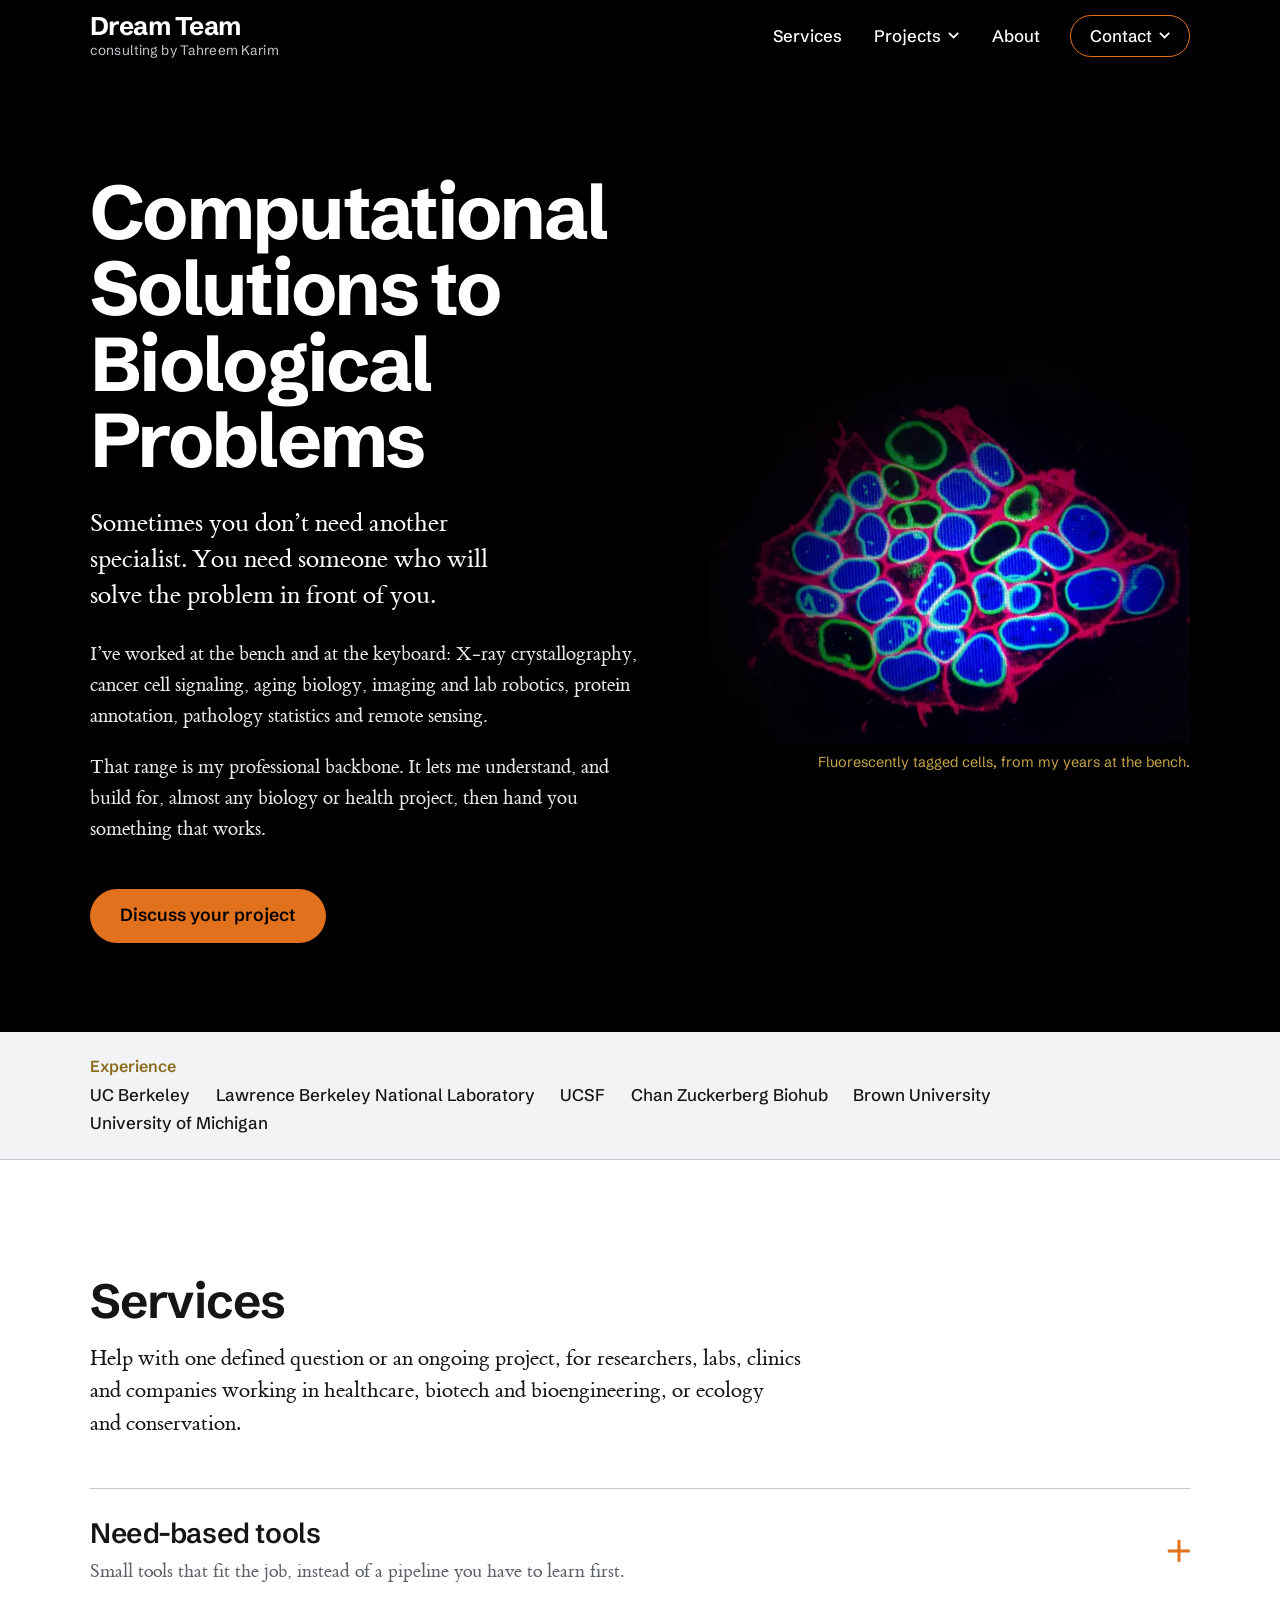
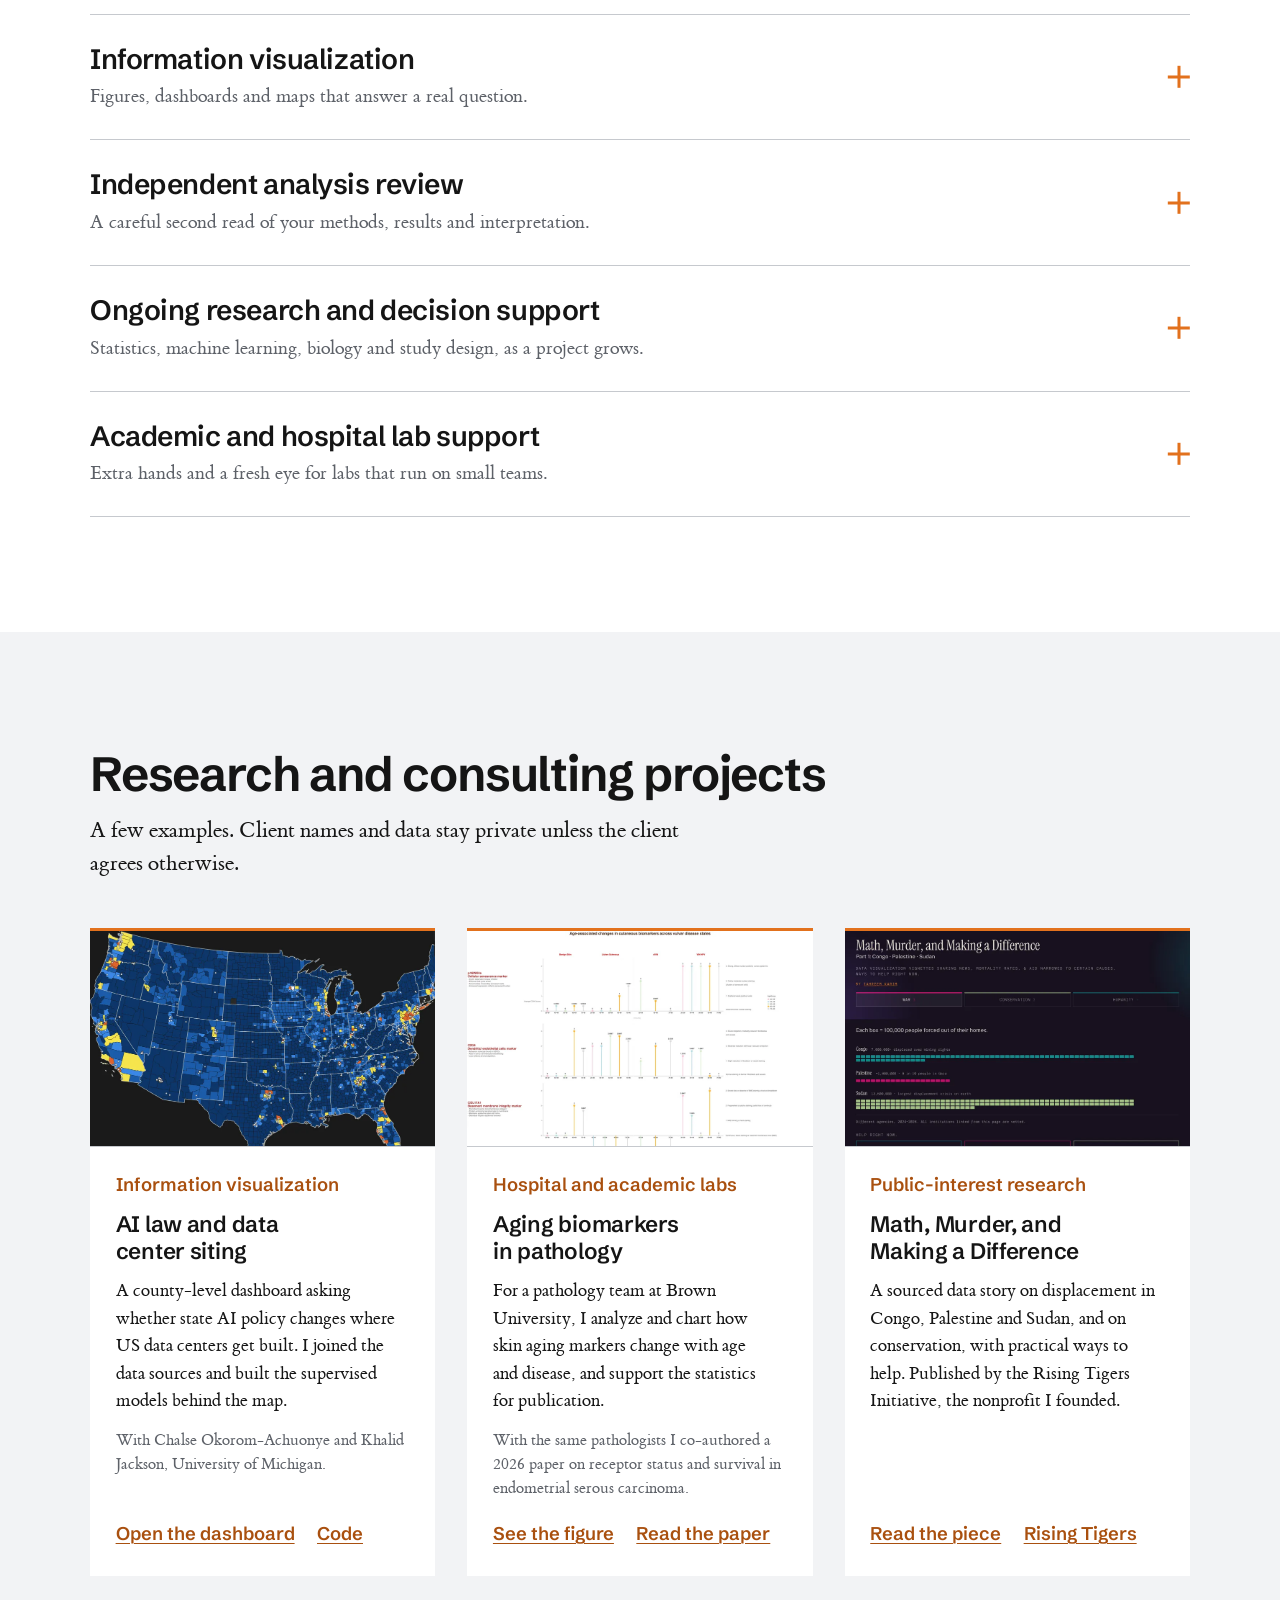
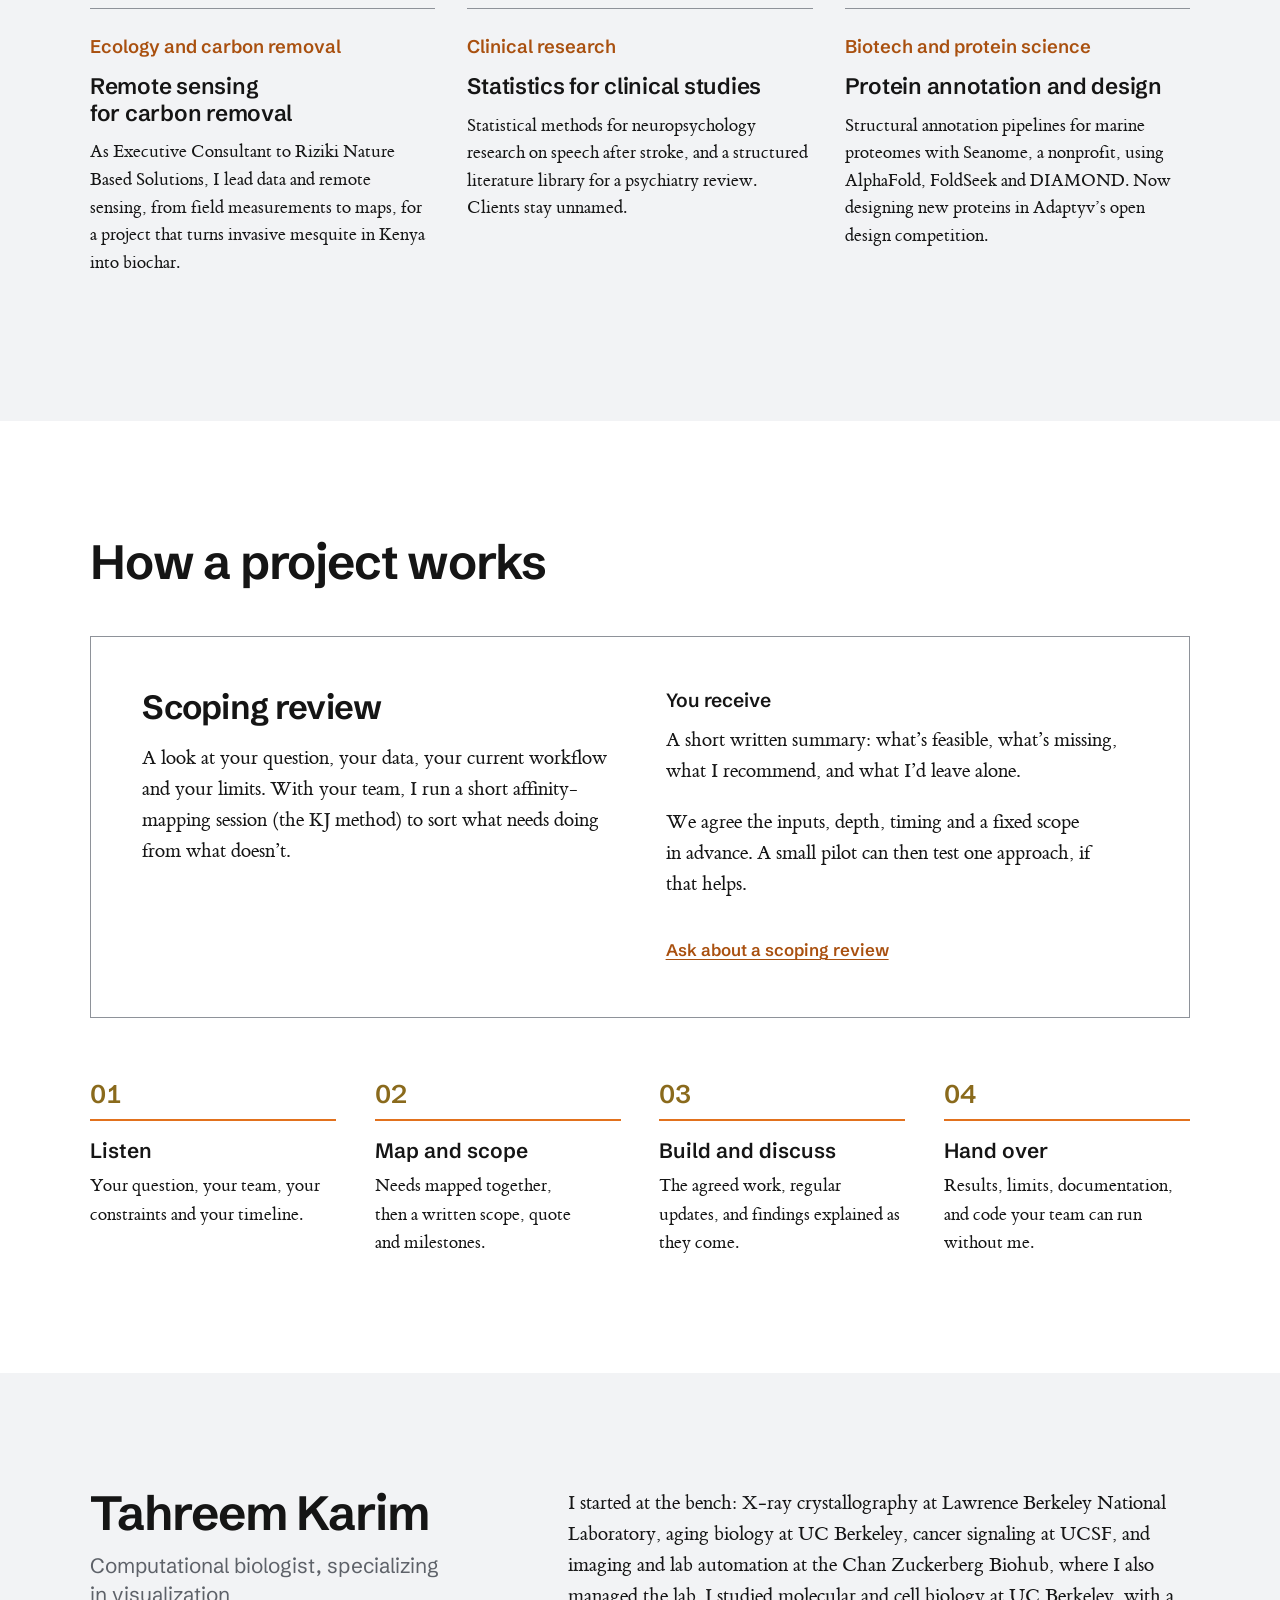
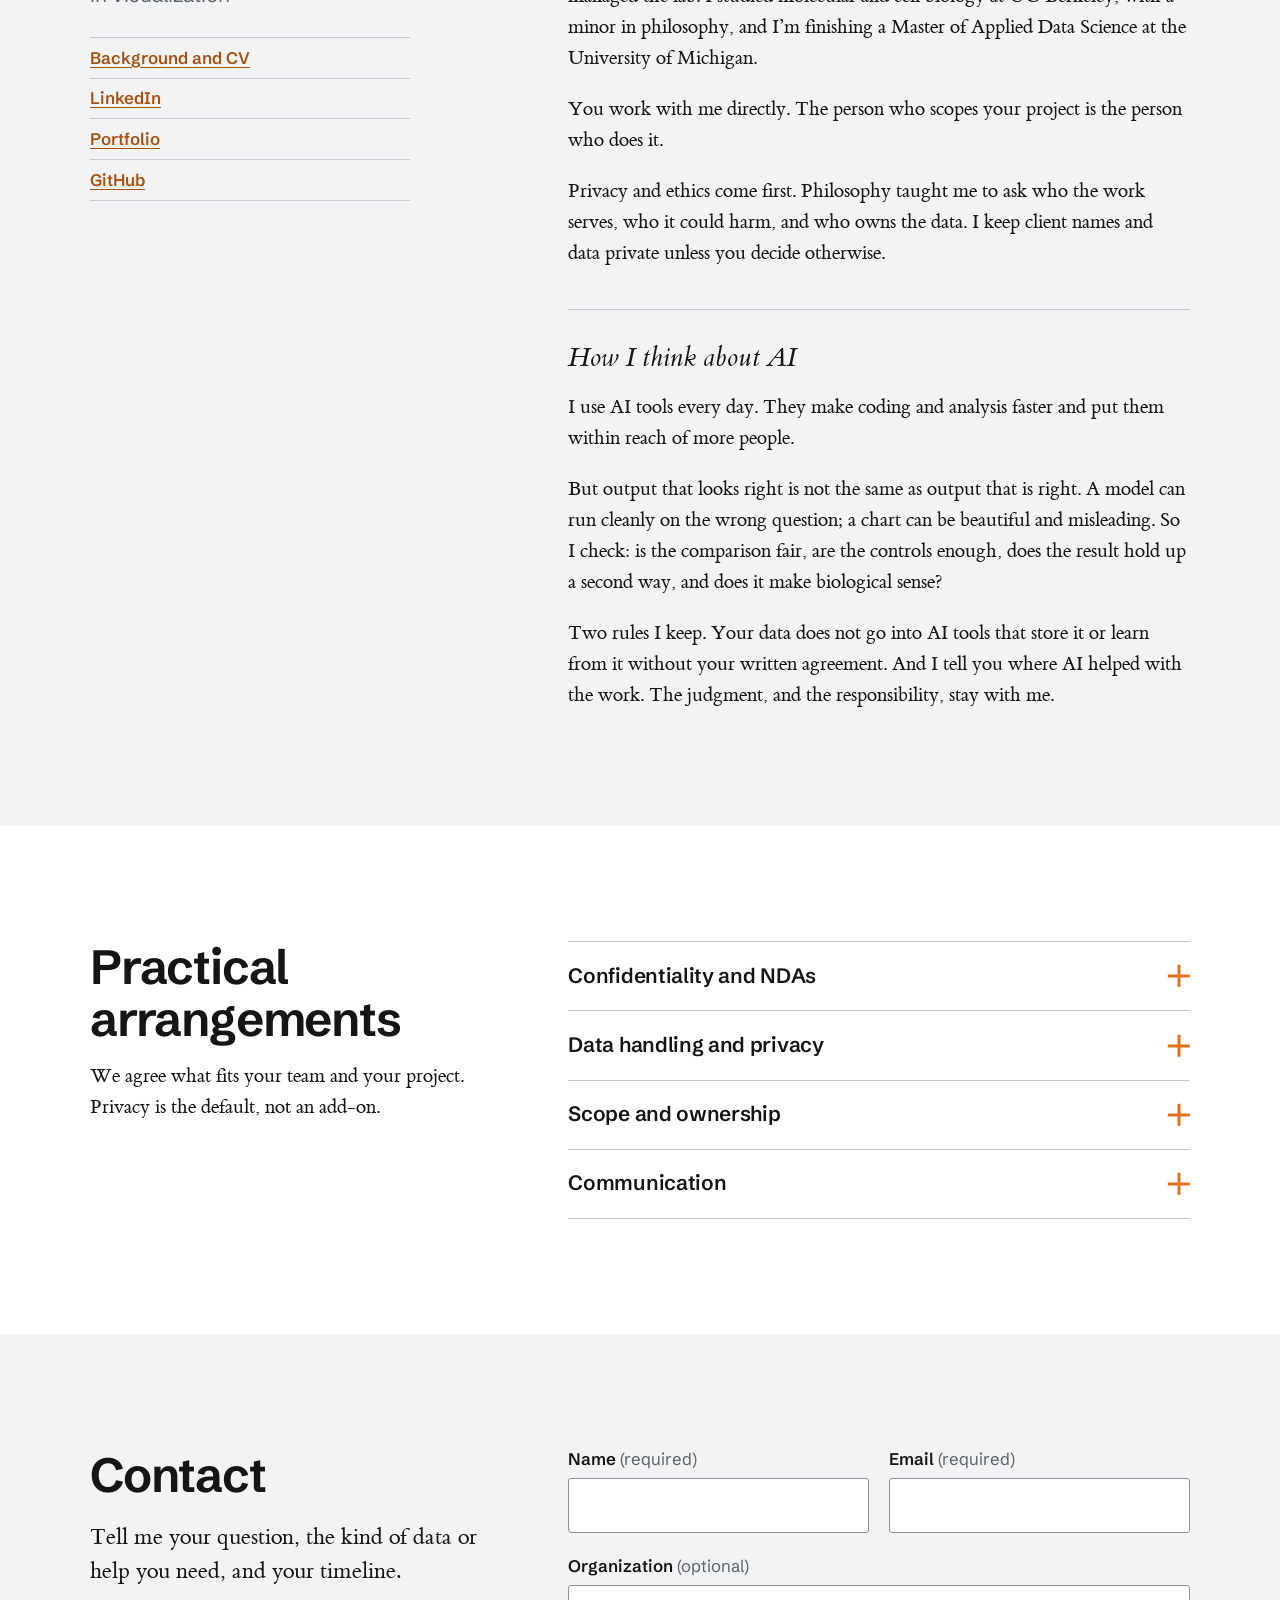
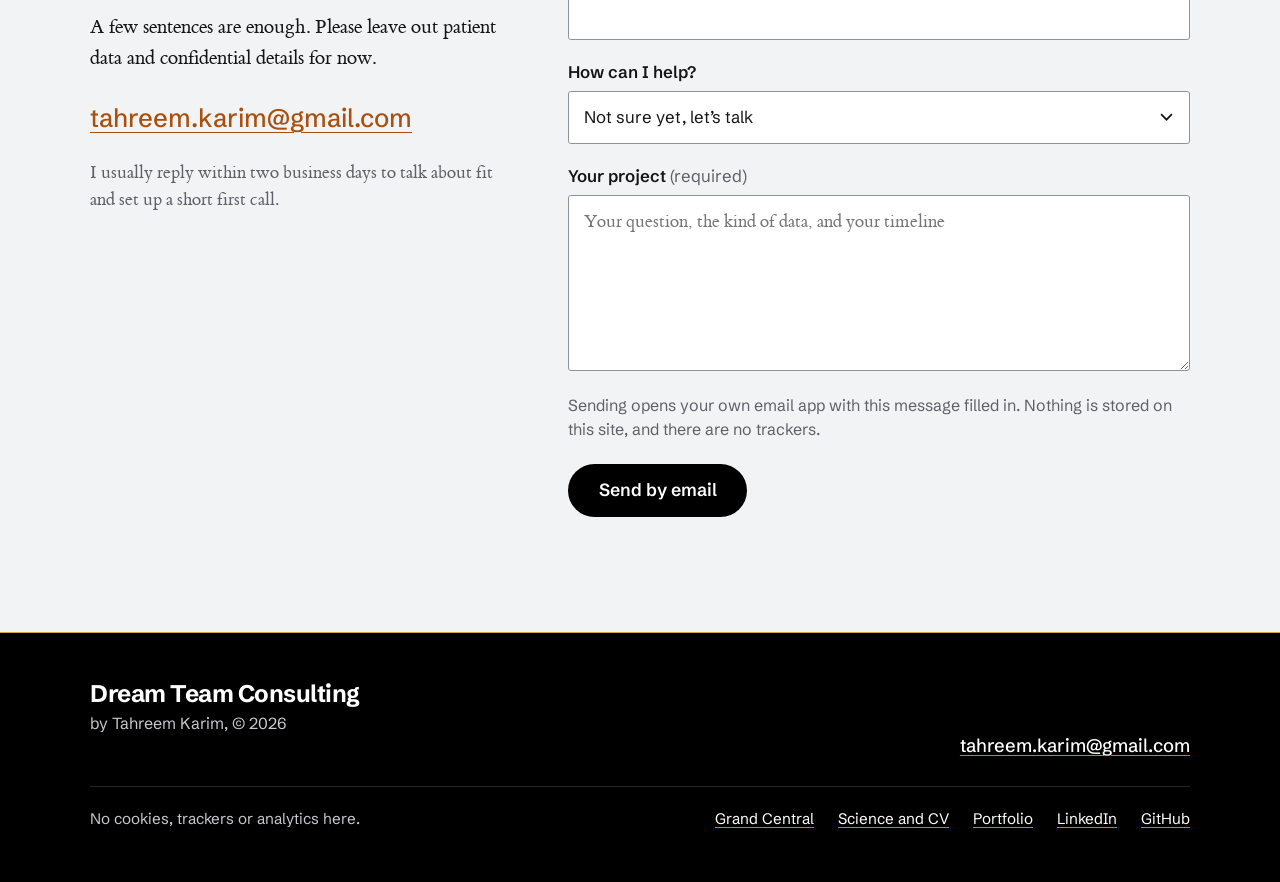
<file: index.html>
<!DOCTYPE html>
<html lang="en">
<head>
<meta charset="utf-8">
<meta name="viewport" content="width=device-width, initial-scale=1">
<title>Dream Team Consulting | Tahreem Karim, computational biologist</title>
<meta name="description" content="Computational solutions to biological problems. Need-based tools, information visualization, analysis review and ongoing research support for healthcare, biotech and conservation teams.">
<link rel="canonical" href="https://consulting.tahreemkarim.xyz/">
<meta name="theme-color" content="#000000">
<meta property="og:type" content="website">
<meta property="og:site_name" content="Dream Team Consulting">
<meta property="og:title" content="Dream Team Consulting: Computational Solutions to Biological Problems">
<meta property="og:description" content="Tahreem Karim, computational biologist. Tools, visualization, analysis review and research support across healthcare, biotech and conservation.">
<meta property="og:url" content="https://consulting.tahreemkarim.xyz/">
<meta property="og:image" content="https://consulting.tahreemkarim.xyz/assets/img/og-card.jpg">
<meta property="og:image:width" content="1200">
<meta property="og:image:height" content="630">
<meta property="og:image:alt" content="Fluorescently tagged cells on black, with the words Computational Solutions to Biological Problems">
<meta name="twitter:card" content="summary_large_image">
<link rel="icon" href="data:image/svg+xml,%3Csvg xmlns='http://www.w3.org/2000/svg' viewBox='0 0 32 32'%3E%3Crect width='32' height='32' rx='7' fill='%23000'/%3E%3Ccircle cx='16' cy='16' r='7' fill='%23e2711d'/%3E%3C/svg%3E">
<link rel="preload" href="/assets/fonts/schibsted-grotesk.woff2" as="font" type="font/woff2" crossorigin>
<link rel="preload" href="/assets/fonts/et-book-roman.woff2" as="font" type="font/woff2" crossorigin>
<link rel="stylesheet" href="/assets/site.css">
<script>document.documentElement.classList.add("js")</script>
<script type="application/ld+json">
{"@context":"https://schema.org","@type":"ProfessionalService","name":"Dream Team Consulting","url":"https://consulting.tahreemkarim.xyz/","description":"Computational solutions to biological problems.","email":"mailto:tahreem.karim@gmail.com","areaServed":"Worldwide","founder":{"@type":"Person","name":"Tahreem Karim","jobTitle":"Computational biologist","url":"https://www.tahreemkarim.xyz/science","sameAs":["https://www.linkedin.com/in/tahreem-karim/","https://github.com/TahreemK13","https://portfolio.tahreemkarim.xyz"]}}
</script>
</head>
<body>
<a class="skip" href="#main">Skip to content</a>

<header class="site-head">
  <div class="wrap head-row">
    <a class="brand" href="/">
      <span class="brand-name">Dream Team</span>
      <span class="brand-by">consulting by Tahreem Karim</span>
    </a>
    <button class="menu-btn" type="button" aria-expanded="false" aria-controls="site-nav">Menu</button>
    <nav id="site-nav" class="site-nav" aria-label="Main">
      <ul class="nav-list">
        <li><a class="nav-link" href="/#services">Services</a></li>
        <li class="dd">
          <button class="dd-btn" type="button" aria-expanded="false" aria-controls="dd-projects">Projects <svg class="chev" viewBox="0 0 12 8" aria-hidden="true"><path d="M1 1l5 5 5-5" fill="none" stroke="currentColor" stroke-width="1.8"/></svg></button>
          <ul class="dd-menu" id="dd-projects">
            <li><a href="/#projects">Consulting projects</a></li>
            <li class="sep" role="separator"></li>
            <li><a href="https://portfolio.tahreemkarim.xyz">Portfolio</a></li>
            <li><a href="https://github.com/TahreemK13">GitHub</a></li>
            <li><a href="https://github.com/dreamteam-tahreemkarim">Dream Team on GitHub</a></li>
            <li class="sep" role="separator"></li>
            <li><a href="https://chalseokorom.github.io/ai-law-datacenter-siting/">Data center siting dashboard</a></li>
            <li><a href="https://tahreemk13.github.io/SynBioHub_parts_visualization/">SynBioHub parts explorer</a></li>
            <li><a href="https://risingtigers.tahreemkarim.xyz">Rising Tigers Initiative</a></li>
            <li><a href="https://risingtigers.tahreemkarim.xyz/activism/">Math, Murder, and Making a Difference</a></li>
            <li><a href="https://garden.tahreemkarim.xyz">Digital garden</a></li>
          </ul>
        </li>
        <li><a class="nav-link" href="https://www.tahreemkarim.xyz/science">About</a></li>
        <li class="dd">
          <button class="dd-btn contact" type="button" aria-expanded="false" aria-controls="dd-contact">Contact <svg class="chev" viewBox="0 0 12 8" aria-hidden="true"><path d="M1 1l5 5 5-5" fill="none" stroke="currentColor" stroke-width="1.8"/></svg></button>
          <ul class="dd-menu right" id="dd-contact">
            <li><a href="/#contact">Send an enquiry</a></li>
            <li><a href="mailto:tahreem.karim@gmail.com">Email me<small>tahreem.karim@gmail.com</small></a></li>
            <li class="sep" role="separator"></li>
            <li><a href="https://www.tahreemkarim.xyz/">Grand Central<small>my home site</small></a></li>
            <li><a href="https://portfolio.tahreemkarim.xyz">Portfolio</a></li>
            <li><a href="https://www.linkedin.com/in/tahreem-karim/">LinkedIn</a></li>
          </ul>
        </li>
      </ul>
    </nav>
  </div>
</header>

<main id="main">

<!-- ============================================================ intro -->
<section class="hero" aria-labelledby="hero-title">
  <div class="wrap hero-grid">
    <div class="hero-text">
      <h1 id="hero-title">Computational Solutions to Biological Problems</h1>
      <p class="lead">Sometimes you don’t need another specialist. You need someone who will solve the problem in front of you.</p>
      <p>I’ve worked at the bench and at the keyboard: X‑ray crystallography, cancer cell signaling, aging biology, imaging and lab robotics, protein annotation, pathology statistics and remote sensing.</p>
      <p>That range is my professional backbone. It lets me understand, and build for, almost any biology or health project, then hand you something that works.</p>
      <a class="btn" href="#contact">Discuss your project</a>
    </div>
    <figure class="hero-fig">
      <img src="/assets/img/cells-1200.webp"
           srcset="/assets/img/cells-720.webp 720w, /assets/img/cells-1200.webp 1200w"
           sizes="(min-width: 861px) 520px, 90vw" width="1200" height="994" fetchpriority="high"
           alt="A tight cluster of cells under fluorescence: nuclei in blue, some ringed in green, cell borders in magenta.">
      <figcaption>Fluorescently tagged cells, from my years at the bench.</figcaption>
    </figure>
  </div>
</section>

<!-- ============================================================ experience banner -->
<section class="credits" aria-labelledby="credits-title">
  <div class="wrap credits-row">
    <h2 class="credits-label" id="credits-title">Experience</h2>
    <ul class="credits-list">
      <li>UC Berkeley</li>
      <li>Lawrence Berkeley National Laboratory</li>
      <li>UCSF</li>
      <li>Chan Zuckerberg Biohub</li>
      <li>Brown University</li>
      <li>University of Michigan</li>
    </ul>
  </div>
</section>

<!-- ============================================================ services -->
<section class="section" id="services" aria-labelledby="services-title">
  <div class="wrap">
    <div class="section-head">
      <h2 id="services-title">Services</h2>
      <p>Help with one defined question or an ongoing project, for researchers, labs, clinics and companies working in healthcare, biotech and bioengineering, or ecology and conservation.</p>
    </div>

    <div class="acc">
      <div class="acc-item">
        <h3 class="acc-head"><button class="acc-btn" type="button" aria-expanded="false" aria-controls="svc-tools" id="svc-tools-btn">
          <span class="acc-title">Need-based tools</span>
          <span class="acc-sum">Small tools that fit the job, instead of a pipeline you have to learn first.</span>
          <span class="acc-icon" aria-hidden="true"></span>
        </button></h3>
        <div class="acc-panel" id="svc-tools" role="region" aria-labelledby="svc-tools-btn"><div class="acc-clip"><div class="acc-body">
          <div class="acc-text">
            <p>Large pipelines take time to adapt and learn. Often a person or a team needs one specific thing done well, and soon.</p>
            <p>So I start by listening. Qualitative methods such as the KJ method (affinity mapping) sort what you need from what you were told you need, and I step in only where it helps. The goal is that you leave with less work than you came with, sometimes after a single meeting.</p>
            <ul class="areas">
              <li>Workflow reviews</li>
              <li>Custom scripts and small apps</li>
              <li>Lab automation</li>
              <li>SOPs and documentation</li>
            </ul>
            <div class="deliver"><h4>Typical deliverables</h4><p>A short map of your needs, a tool sized to the task, and documentation your team can keep up without me.</p></div>
          </div>
        </div></div></div>
      </div>

      <div class="acc-item">
        <h3 class="acc-head"><button class="acc-btn" type="button" aria-expanded="false" aria-controls="svc-visualization" id="svc-visualization-btn">
          <span class="acc-title">Information visualization</span>
          <span class="acc-sum">Figures, dashboards and maps that answer a real question.</span>
          <span class="acc-icon" aria-hidden="true"></span>
        </button></h3>
        <div class="acc-panel" id="svc-visualization" role="region" aria-labelledby="svc-visualization-btn"><div class="acc-clip"><div class="acc-body with-fig">
          <div class="acc-text">
            <p>I design for the people who will read the work: reviewers, clinicians, field teams, funders and executives. In the spirit of Edward Tufte, that means showing the data, cutting the decoration and making comparisons easy to see.</p>
            <ul class="links-list">
              <li><a href="https://chalseokorom.github.io/ai-law-datacenter-siting/">County dashboard: AI law and data center siting</a></li>
              <li><a href="https://github.com/TahreemK13/portfolio/blob/main/Visualizations">Aging biomarkers across vulvar disease states</a></li>
              <li><a href="https://risingtigers.tahreemkarim.xyz/activism/">Waffle charts of displacement in Congo, Palestine and Sudan</a></li>
              <li><a href="https://tahreemk13.github.io/SynBioHub_parts_visualization/">SynBioHub parts over time</a></li>
              <li><a href="https://www.tahreemkarim.xyz/">Grand Central, a subway map of my own websites</a></li>
            </ul>
            <div class="deliver"><h4>Typical deliverables</h4><p>Publication-ready figures or an interactive dashboard, with the data and code to rebuild them.</p></div>
            <p class="more"><a href="/infovis/">More about information visualization</a></p>
          </div>
          <figure class="fig">
            <img src="/assets/img/proj-datacenters.webp" width="960" height="635" loading="lazy"
                 alt="US county map. Most counties are dark blue; yellow and orange clusters mark likely data center sites near major metro areas.">
            <figcaption>Predicted likelihood that each US county hosts a data center. Team project, University of Michigan.</figcaption>
          </figure>
        </div></div></div>
      </div>

      <div class="acc-item">
        <h3 class="acc-head"><button class="acc-btn" type="button" aria-expanded="false" aria-controls="svc-review" id="svc-review-btn">
          <span class="acc-title">Independent analysis review</span>
          <span class="acc-sum">A careful second read of your methods, results and interpretation.</span>
          <span class="acc-icon" aria-hidden="true"></span>
        </button></h3>
        <div class="acc-panel" id="svc-review" role="region" aria-labelledby="svc-review-btn"><div class="acc-clip"><div class="acc-body">
          <div class="acc-text">
            <p>Before a submission, a grant or a big decision, I check whether the statistics fit the study design, whether the figures match the text, and whether the conclusion follows from the data.</p>
            <ul class="areas">
              <li>Study design and test choice</li>
              <li>Figures against results</li>
              <li>Reproducibility of the code</li>
              <li>Biological interpretation</li>
            </ul>
            <div class="deliver"><h4>Typical deliverables</h4><p>A written list of issues ranked by how much they matter, each with a suggested fix.</p></div>
          </div>
        </div></div></div>
      </div>

      <div class="acc-item">
        <h3 class="acc-head"><button class="acc-btn" type="button" aria-expanded="false" aria-controls="svc-ongoing" id="svc-ongoing-btn">
          <span class="acc-title">Ongoing research and decision support</span>
          <span class="acc-sum">Statistics, machine learning, biology and study design, as a project grows.</span>
          <span class="acc-icon" aria-hidden="true"></span>
        </button></h3>
        <div class="acc-panel" id="svc-ongoing" role="region" aria-labelledby="svc-ongoing-btn"><div class="acc-clip"><div class="acc-body">
          <div class="acc-text">
            <p>I work with your team as the project develops: designing experiments, choosing and running statistical and machine learning models, and reading the results in light of the biology.</p>
            <p>For leaders, I turn evidence into decisions: what the data supports, what it doesn’t yet, and what to test next.</p>
            <ul class="areas">
              <li>Experimental design</li>
              <li>Statistical modeling</li>
              <li>Machine learning</li>
              <li>Biological interpretation</li>
              <li>Decision briefs for leadership</li>
              <li>Field-to-model data pipelines</li>
            </ul>
            <div class="deliver"><h4>Typical deliverables</h4><p>Agreed analyses, regular findings discussions, and short briefs for the people who decide.</p></div>
          </div>
        </div></div></div>
      </div>

      <div class="acc-item">
        <h3 class="acc-head"><button class="acc-btn" type="button" aria-expanded="false" aria-controls="svc-labs" id="svc-labs-btn">
          <span class="acc-title">Academic and hospital lab support</span>
          <span class="acc-sum">Extra hands and a fresh eye for labs that run on small teams.</span>
          <span class="acc-icon" aria-hidden="true"></span>
        </button></h3>
        <div class="acc-panel" id="svc-labs" role="region" aria-labelledby="svc-labs-btn"><div class="acc-clip"><div class="acc-body">
          <div class="acc-text">
            <p>I’ve managed labs and worked at the bench, so I know where the hours go: sample tracking, scoring, figure preparation and making results reproducible.</p>
            <ul class="areas">
              <li>Pathology and IHC scoring analysis</li>
              <li>Inter-rater agreement statistics</li>
              <li>Manuscript figures and revisions</li>
              <li>Reproducible code for papers</li>
            </ul>
            <div class="deliver"><h4>Typical deliverables</h4><p>Analyses and figures ready for a manuscript, and a code repository a reviewer can rerun.</p></div>
          </div>
        </div></div></div>
      </div>
    </div>
  </div>
</section>

<!-- ============================================================ projects -->
<section class="section tint" id="projects" aria-labelledby="projects-title">
  <div class="wrap">
    <div class="section-head">
      <h2 id="projects-title">Research and consulting projects</h2>
      <p>A few examples. Client names and data stay private unless the client agrees otherwise.</p>
    </div>
    <!-- To give a text-only project a screenshot: add
         <figure class="shot"><img src="/assets/img/NAME.webp" width="960" height="600" loading="lazy" alt="What the image shows"></figure>
         as the first thing inside its <li>, then remove "text-only" from the <li>'s class.
         Images look best around 960 x 600 px, saved as .webp. -->
    <ul class="projects">
      <li class="project">
        <figure class="shot"><img src="/assets/img/proj-datacenters.webp" width="960" height="635" loading="lazy" alt="County map of the United States colored by predicted data center likelihood."></figure>
        <div class="project-body">
          <p class="sector">Information visualization</p>
          <h3>AI law and data center siting</h3>
          <p>A county-level dashboard asking whether state AI policy changes where US data centers get built. I joined the data sources and built the supervised models behind the map.</p>
          <p class="credit">With Chalse Okorom-Achuonye and Khalid Jackson, University of Michigan.</p>
          <p class="project-links"><a href="https://chalseokorom.github.io/ai-law-datacenter-siting/">Open the dashboard</a> <a href="https://github.com/chalseokorom/ai-law-datacenter-siting">Code</a></p>
        </div>
      </li>
      <li class="project">
        <figure class="shot"><img src="/assets/img/proj-agingmarkers.webp" width="960" height="600" loading="lazy" alt="Multi-panel chart of skin aging marker scores by age group across four vulvar disease states."></figure>
        <div class="project-body">
          <p class="sector">Hospital and academic labs</p>
          <h3>Aging biomarkers in pathology</h3>
          <p>For a pathology team at Brown University, I analyze and chart how skin aging markers change with age and disease, and support the statistics for publication.</p>
          <p class="credit">With the same pathologists I co-authored a 2026 paper on receptor status and survival in endometrial serous carcinoma.</p>
          <p class="project-links"><a href="https://github.com/TahreemK13/portfolio/blob/main/Visualizations">See the figure</a> <a href="https://doi.org/10.1007/s00428-026-04553-8">Read the paper</a></p>
        </div>
      </li>
      <li class="project">
        <figure class="shot"><img src="/assets/img/proj-activism.webp" width="960" height="601" loading="lazy" alt="Waffle chart in which each box is 100,000 displaced people, for Congo, Palestine and Sudan."></figure>
        <div class="project-body">
          <p class="sector">Public-interest research</p>
          <h3>Math, Murder, and Making a Difference</h3>
          <p>A sourced data story on displacement in Congo, Palestine and Sudan, and on conservation, with practical ways to help. Published by the Rising Tigers Initiative, the nonprofit I founded.</p>
          <p class="project-links"><a href="https://risingtigers.tahreemkarim.xyz/activism/">Read the piece</a> <a href="https://risingtigers.tahreemkarim.xyz">Rising Tigers</a></p>
        </div>
      </li>
      <li class="project text-only">
        <div class="project-body">
          <p class="sector">Ecology and carbon removal</p>
          <h3>Remote sensing for carbon removal</h3>
          <p>As Executive Consultant to Riziki Nature Based Solutions, I lead data and remote sensing, from field measurements to maps, for a project that turns invasive mesquite in Kenya into biochar.</p>
        </div>
      </li>
      <li class="project text-only">
        <div class="project-body">
          <p class="sector">Clinical research</p>
          <h3>Statistics for clinical studies</h3>
          <p>Statistical methods for neuropsychology research on speech after stroke, and a structured literature library for a psychiatry review. Clients stay unnamed.</p>
        </div>
      </li>
      <li class="project text-only">
        <div class="project-body">
          <p class="sector">Biotech and protein science</p>
          <h3>Protein annotation and design</h3>
          <p>Structural annotation pipelines for marine proteomes with Seanome, a nonprofit, using AlphaFold, FoldSeek and DIAMOND. Now designing new proteins in Adaptyv’s open design competition.</p>
        </div>
      </li>
    </ul>
  </div>
</section>

<!-- ============================================================ how a project works -->
<section class="section" id="process" aria-labelledby="process-title">
  <div class="wrap">
    <div class="section-head">
      <h2 id="process-title">How a project works</h2>
    </div>
    <div class="scoping">
      <div>
        <h3>Scoping review</h3>
        <p>A look at your question, your data, your current workflow and your limits. With your team, I run a short affinity-mapping session (the KJ method) to sort what needs doing from what doesn’t.</p>
      </div>
      <div>
        <h4>You receive</h4>
        <p>A short written summary: what’s feasible, what’s missing, what I recommend, and what I’d leave alone.</p>
        <p>We agree the inputs, depth, timing and a fixed scope in advance. A small pilot can then test one approach, if that helps.</p>
        <a class="more" href="#contact">Ask about a scoping review</a>
      </div>
    </div>
    <ol class="steps">
      <li><h3>Listen</h3><p>Your question, your team, your constraints and your timeline.</p></li>
      <li><h3>Map and scope</h3><p>Needs mapped together, then a written scope, quote and milestones.</p></li>
      <li><h3>Build and discuss</h3><p>The agreed work, regular updates, and findings explained as they come.</p></li>
      <li><h3>Hand over</h3><p>Results, limits, documentation, and code your team can run without me.</p></li>
    </ol>
  </div>
</section>

<!-- ============================================================ background -->
<section class="section tint" id="about" aria-labelledby="about-title">
  <div class="wrap split">
    <div class="who">
      <h2 id="about-title">Tahreem Karim</h2>
      <p class="role">Computational biologist, specializing in visualization</p>
      <ul class="links-list">
        <li><a href="https://www.tahreemkarim.xyz/science">Background and CV</a></li>
        <li><a href="https://www.linkedin.com/in/tahreem-karim/">LinkedIn</a></li>
        <li><a href="https://portfolio.tahreemkarim.xyz">Portfolio</a></li>
        <li><a href="https://github.com/TahreemK13">GitHub</a></li>
      </ul>
    </div>
    <div class="bio">
      <p>I started at the bench: X‑ray crystallography at Lawrence Berkeley National Laboratory, aging biology at UC Berkeley, cancer signaling at UCSF, and imaging and lab automation at the Chan Zuckerberg Biohub, where I also managed the lab. I studied molecular and cell biology at UC Berkeley, with a minor in philosophy, and I’m finishing a Master of Applied Data Science at the University of Michigan.</p>
      <p>You work with me directly. The person who scopes your project is the person who does it.</p>
      <p>Privacy and ethics come first. Philosophy taught me to ask who the work serves, who it could harm, and who owns the data. I keep client names and data private unless you decide otherwise.</p>

      <div class="editorial">
        <h3>How I think about AI</h3>
        <p>I use AI tools every day. They make coding and analysis faster and put them within reach of more people.</p>
        <p>But output that looks right is not the same as output that is right. A model can run cleanly on the wrong question; a chart can be beautiful and misleading. So I check: is the comparison fair, are the controls enough, does the result hold up a second way, and does it make biological sense?</p>
        <p>Two rules I keep. Your data does not go into AI tools that store it or learn from it without your written agreement. And I tell you where AI helped with the work. The judgment, and the responsibility, stay with me.</p>
      </div>
    </div>
  </div>
</section>

<!-- ============================================================ practical arrangements -->
<section class="section" id="arrangements" aria-labelledby="arrangements-title">
  <div class="wrap split">
    <div>
      <h2 class="h2" id="arrangements-title">Practical arrangements</h2>
      <p style="margin-top:1rem">We agree what fits your team and your project. Privacy is the default, not an add-on.</p>
    </div>
    <div class="acc compact">
      <div class="acc-item">
        <h3 class="acc-head"><button class="acc-btn" type="button" aria-expanded="false" aria-controls="pa-nda" id="pa-nda-btn"><span class="acc-title">Confidentiality and NDAs</span><span class="acc-icon" aria-hidden="true"></span></button></h3>
        <div class="acc-panel" id="pa-nda" role="region" aria-labelledby="pa-nda-btn"><div class="acc-clip"><div class="acc-body">
          <p>I’m glad to sign an NDA before you share anything confidential. Client names, data and results stay private unless you agree otherwise, including on this page.</p>
        </div></div></div>
      </div>
      <div class="acc-item">
        <h3 class="acc-head"><button class="acc-btn" type="button" aria-expanded="false" aria-controls="pa-data" id="pa-data-btn"><span class="acc-title">Data handling and privacy</span><span class="acc-icon" aria-hidden="true"></span></button></h3>
        <div class="acc-panel" id="pa-data" role="region" aria-labelledby="pa-data-btn"><div class="acc-clip"><div class="acc-body">
          <p>Before any data moves, we agree how it will be transferred, stored, accessed and deleted. I work with de-identified data wherever possible, and identifiable patient data stays on systems you approve.</p>
          <p>In your first message, describe the data and any restrictions. Please don’t send files yet.</p>
        </div></div></div>
      </div>
      <div class="acc-item">
        <h3 class="acc-head"><button class="acc-btn" type="button" aria-expanded="false" aria-controls="pa-scope" id="pa-scope-btn"><span class="acc-title">Scope and ownership</span><span class="acc-icon" aria-hidden="true"></span></button></h3>
        <div class="acc-panel" id="pa-scope" role="region" aria-labelledby="pa-scope-btn"><div class="acc-clip"><div class="acc-body">
          <p>The written scope sets out the analyses, deliverables, milestones and fee. Who owns the results, the code and any existing tools is agreed before work starts. If the scope needs to change, we talk about it first.</p>
        </div></div></div>
      </div>
      <div class="acc-item">
        <h3 class="acc-head"><button class="acc-btn" type="button" aria-expanded="false" aria-controls="pa-comms" id="pa-comms-btn"><span class="acc-title">Communication</span><span class="acc-icon" aria-hidden="true"></span></button></h3>
        <div class="acc-panel" id="pa-comms" role="region" aria-labelledby="pa-comms-btn"><div class="acc-clip"><div class="acc-body">
          <p>You work with me directly. We agree how often to meet and how to share updates, whether I’m supporting your scientists, adding capacity, or acting as your outside specialist.</p>
        </div></div></div>
      </div>
    </div>
  </div>
</section>

<!-- ============================================================ contact -->
<section class="section tint" id="contact" aria-labelledby="contact-title">
  <div class="wrap split">
    <div class="contact-text">
      <h2 class="h2" id="contact-title">Contact</h2>
      <p class="big" style="margin-top:1.25rem">Tell me your question, the kind of data or help you need, and your timeline.</p>
      <p>A few sentences are enough. Please leave out patient data and confidential details for now.</p>
      <a class="email" href="mailto:tahreem.karim@gmail.com">tahreem.karim@gmail.com</a>
      <p class="note">I usually reply within two business days to talk about fit and set up a short first call.</p>
    </div>
    <form class="form" id="enquiry" data-to="tahreem.karim@gmail.com" action="mailto:tahreem.karim@gmail.com" method="post" enctype="text/plain">
      <div class="field">
        <label for="f-name">Name <span>(required)</span></label>
        <input id="f-name" name="name" type="text" autocomplete="name" required>
      </div>
      <div class="field">
        <label for="f-email">Email <span>(required)</span></label>
        <input id="f-email" name="email" type="email" autocomplete="email" required>
      </div>
      <div class="field full">
        <label for="f-org">Organization <span>(optional)</span></label>
        <input id="f-org" name="org" type="text" autocomplete="organization">
      </div>
      <div class="field full">
        <label for="f-help">How can I help?</label>
        <select id="f-help" name="help">
          <option>Not sure yet, let’s talk</option>
          <option>Need-based tools</option>
          <option>Information visualization</option>
          <option>Independent analysis review</option>
          <option>Ongoing research and decision support</option>
          <option>Academic or hospital lab support</option>
        </select>
      </div>
      <div class="field full">
        <label for="f-project">Your project <span>(required)</span></label>
        <textarea id="f-project" name="project" required placeholder="Your question, the kind of data, and your timeline"></textarea>
      </div>
      <p class="fine">Sending opens your own email app with this message filled in. Nothing is stored on this site, and there are no trackers.</p>
      <div class="actions">
        <button class="btn dark" type="submit">Send by email</button>
        <p class="form-status" id="form-status" role="status" aria-live="polite"></p>
      </div>
    </form>
  </div>
</section>

</main>

<footer class="site-foot">
  <div class="wrap">
    <div class="foot-row">
      <p class="foot-brand">Dream Team Consulting<span>by Tahreem Karim, © 2026</span></p>
      <a class="foot-mail" href="mailto:tahreem.karim@gmail.com">tahreem.karim@gmail.com</a>
    </div>
    <div class="foot-small">
      <p>No cookies, trackers or analytics here.</p>
      <ul class="foot-links">
        <li><a href="https://www.tahreemkarim.xyz/">Grand Central</a></li>
        <li><a href="https://www.tahreemkarim.xyz/science">Science and CV</a></li>
        <li><a href="https://portfolio.tahreemkarim.xyz">Portfolio</a></li>
        <li><a href="https://www.linkedin.com/in/tahreem-karim/">LinkedIn</a></li>
        <li><a href="https://github.com/dreamteam-tahreemkarim">GitHub</a></li>
      </ul>
    </div>
  </div>
</footer>

<script src="/assets/site.js" defer></script>
</body>
</html>
</file>
<file: assets/site.css>
/* Dream Team Consulting: shared styles for /consulting and /consulting-infovis.
   Palette from the brief: white, black, balloon orange, gold, silver.
   Type: ET Book (Tufte's face) for reading, Schibsted Grotesk for headings and controls.
   Fonts are self-hosted: no requests to font services, no trackers. */

@font-face { font-family: "ET Book"; src: url("fonts/et-book-roman.woff2") format("woff2"); font-weight: 400; font-style: normal; font-display: swap; }
@font-face { font-family: "ET Book"; src: url("fonts/et-book-italic.woff2") format("woff2"); font-weight: 400; font-style: italic; font-display: swap; }
@font-face { font-family: "ET Book"; src: url("fonts/et-book-bold.woff2") format("woff2"); font-weight: 700; font-style: normal; font-display: swap; }
@font-face { font-family: "Schibsted Grotesk"; src: url("fonts/schibsted-grotesk.woff2") format("woff2"); font-weight: 400 900; font-style: normal; font-display: swap; }

:root {
  /* color */
  --paper: #ffffff;
  --ink: #151515;            /* body text, 18:1 on white */
  --black: #000000;          /* header, hero, footer */
  --orange: #e2711d;         /* balloon orange: buttons, icons, rules (6.6:1 on black) */
  --orange-ink: #a9500f;     /* orange text on white or mist (5.5:1) */
  --gold: #c9a548;           /* gold on black (9:1) */
  --gold-ink: #8a6a1c;       /* gold text on white (5:1) */
  --silver: #c6c9ce;         /* hairlines */
  --silver-line: #8e9299;    /* form borders: 3:1 on white */
  --mist: #f2f3f5;           /* alternate sections */
  --graphite: #5d6168;       /* secondary text (5.6:1 on mist) */
  --on-black: #e9e9ea;       /* body text on black */

  /* type */
  --serif: "ET Book", Palatino, "Palatino Linotype", "Book Antiqua", Georgia, serif;
  --sans: "Schibsted Grotesk", "Helvetica Neue", Arial, system-ui, sans-serif;

  /* space */
  --wrap: 1180px;
  --gutter: clamp(1.25rem, 4vw, 2.5rem);
  --section: clamp(4rem, 9vw, 7.5rem);
  --head-h: 4.5rem;
  --ease: cubic-bezier(.2, .7, .2, 1);
}

*, *::before, *::after { box-sizing: border-box; }
html { scroll-behavior: smooth; -webkit-text-size-adjust: 100%; }
body {
  margin: 0;
  font: 400 1.25rem/1.55 var(--serif);   /* ET Book runs small: 20px reads like 17px */
  color: var(--ink);
  background: var(--paper);
  -webkit-font-smoothing: antialiased;
  text-rendering: optimizeLegibility;
}
img { display: block; max-width: 100%; height: auto; }
h1, h2, h3, h4 { font-family: var(--sans); color: inherit; text-wrap: balance; margin: 0; }
p { margin: 0 0 1em; text-wrap: pretty; }
p:last-child { margin-bottom: 0; }
ul, ol { margin: 0; padding: 0; }
::selection { background: var(--orange); color: var(--black); }

a { color: var(--orange-ink); text-decoration: underline; text-decoration-thickness: 1px; text-underline-offset: .18em; }
a:hover { color: var(--black); text-decoration-color: var(--orange); text-decoration-thickness: 2px; }
:focus-visible { outline: 3px solid var(--orange); outline-offset: 3px; border-radius: 2px; }

.wrap { max-width: var(--wrap); margin-inline: auto; padding-inline: var(--gutter); }
.skip { position: absolute; left: 1rem; top: -4rem; z-index: 100; padding: .6rem 1rem; background: var(--orange); color: var(--black); font: 600 1rem var(--sans); text-decoration: none; }
.skip:focus { top: 1rem; }
[id] { scroll-margin-top: calc(var(--head-h) + 1rem); }

/* ------------------------------------------------------------------ header */
.site-head { position: sticky; top: 0; z-index: 50; background: var(--black); color: #fff; }
.head-row { display: flex; align-items: center; justify-content: space-between; gap: 2rem; min-height: var(--head-h); }
.brand { display: flex; flex-direction: column; color: #fff; text-decoration: none; line-height: 1; }
.brand:hover { color: #fff; }
.brand-name { font: 700 1.6rem/1 var(--sans); letter-spacing: -.02em; }
.brand-by { margin-top: .3rem; font: 400 .85rem/1 var(--sans); color: var(--silver); letter-spacing: .01em; }

.site-nav { font-family: var(--sans); }
.nav-list { display: flex; align-items: center; gap: .25rem; list-style: none; }
.nav-list > li { position: relative; }
.nav-link, .dd-btn {
  display: inline-flex; align-items: center; gap: .4rem;
  padding: .6rem .9rem; border: 0; background: none; cursor: pointer;
  font: 500 1.05rem/1.2 var(--sans); color: #fff; text-decoration: none;
}
.nav-link:hover, .dd-btn:hover { color: var(--orange); text-decoration: none; }
.chev { width: .7rem; height: .7rem; transition: transform .2s var(--ease); }
.dd-btn[aria-expanded="true"] .chev { transform: rotate(180deg); }
.dd-btn.contact { margin-left: .75rem; padding: .65rem 1.2rem; border: 1.5px solid var(--orange); border-radius: 999px; }
.dd-btn.contact:hover, .dd-btn.contact[aria-expanded="true"] { background: var(--orange); color: var(--black); }

.dd-menu {
  position: absolute; top: calc(100% + .5rem); left: 0; min-width: 15.5rem;
  padding: .5rem 0; list-style: none;
  background: var(--paper); border: 1px solid var(--silver-line); border-top: 3px solid var(--orange);
}
.dd-menu.right { left: auto; right: 0; }
.js .dd-menu { display: none; }
.js .dd.open .dd-menu { display: block; }
.dd-menu a { display: block; padding: .55rem 1.1rem; font: 400 1rem/1.35 var(--sans); color: var(--ink); text-decoration: none; }
.dd-menu a:hover { background: var(--mist); color: var(--orange-ink); }
.dd-menu .sep { margin: .4rem 1.1rem; border-top: 1px solid var(--silver); }
.dd-menu small { display: block; font-size: .8rem; color: var(--graphite); }

.menu-btn { display: none; }

@media (max-width: 860px) {
  .menu-btn {
    display: inline-flex; align-items: center; gap: .5rem; padding: .55rem 1rem;
    border: 1.5px solid var(--orange); border-radius: 999px; background: none; color: #fff;
    font: 500 1rem/1 var(--sans); cursor: pointer;
  }
  .menu-btn[aria-expanded="true"] { background: var(--orange); color: var(--black); }
  .js .site-nav { display: none; }
  .js .site-nav.open { display: block; }
  .site-nav {
    position: absolute; top: 100%; left: 0; right: 0;
    max-height: calc(100dvh - var(--head-h)); overflow-y: auto;
    background: var(--black); border-top: 1px solid #2a2a2a; border-bottom: 2px solid var(--orange); padding: .5rem var(--gutter) 1.5rem;
  }
  .nav-list { flex-direction: column; align-items: stretch; gap: 0; }
  .nav-list > li { border-bottom: 1px solid #2a2a2a; }
  .nav-link, .dd-btn { width: 100%; justify-content: space-between; padding: 1rem 0; font-size: 1.2rem; }
  .dd-btn.contact { margin: 0; padding: 1rem 0; border: 0; border-radius: 0; }
  .dd-btn.contact:hover, .dd-btn.contact[aria-expanded="true"] { background: none; color: var(--orange); }
  .dd-menu, .dd-menu.right { position: static; min-width: 0; padding: 0 0 .75rem; background: none; border: 0; }
  .dd-menu a { padding: .5rem 0 .5rem 1rem; color: var(--on-black); font-size: 1.05rem; }
  .dd-menu a:hover { background: none; color: var(--orange); }
  .dd-menu small { color: var(--silver); }
  .dd-menu .sep { border-color: #2a2a2a; margin-inline: 1rem 0; }
}

/* ------------------------------------------------------------------ buttons */
.btn {
  display: inline-block; padding: 1rem 1.9rem; border-radius: 999px;
  background: var(--orange); color: var(--black);
  font: 600 1.1rem/1.2 var(--sans); text-decoration: none; border: 0; cursor: pointer;
  transition: background-color .2s, color .2s;
}
.btn:hover { background: #fff; color: var(--black); text-decoration: none; }
.on-light .btn:hover, .btn.dark:hover { background: var(--black); color: #fff; }
.btn.dark { background: var(--black); color: #fff; }
.btn.dark:hover { background: var(--orange); color: var(--black); }

/* ------------------------------------------------------------------ hero */
.hero { background: var(--black); color: #fff; padding-block: clamp(3.5rem, 8vw, 6.5rem) clamp(3.5rem, 7vw, 6rem); overflow: hidden; }
.hero-grid { display: grid; grid-template-columns: minmax(0, 1.15fr) minmax(0, 1fr); gap: clamp(2rem, 5vw, 4.5rem); align-items: center; }
.hero h1 {
  font: 700 clamp(2.6rem, 1.4rem + 4.4vw, 4.75rem)/1.0 var(--sans);
  letter-spacing: -.035em; max-width: 13ch;
}
.hero .lead { margin-top: 1.75rem; font-size: clamp(1.35rem, 1.2rem + .6vw, 1.6rem); line-height: 1.4; color: #fff; max-width: 34ch; }
.hero p { color: var(--on-black); max-width: 42rem; }
.hero .btn { margin-top: 1.5rem; }
.hero-fig { margin: 0; justify-self: center; width: 100%; max-width: 560px; }
.hero-fig img { width: 100%; }
.hero-fig figcaption { margin-top: .5rem; font: 400 .9rem/1.4 var(--sans); color: var(--gold); text-align: right; }

/* ------------------------------------------------------------------ experience banner */
.credits { background: var(--mist); border-bottom: 1px solid var(--silver); }
.credits-row { display: flex; flex-direction: column; gap: .35rem; padding-block: 1.4rem 1.5rem; }
.credits-label { font: 600 1rem/1.4 var(--sans); color: var(--gold-ink); }
.credits-list { display: flex; flex-wrap: wrap; gap: .3rem 1.6rem; list-style: none; font: 500 1.06rem/1.4 var(--sans); color: var(--ink); }

/* ------------------------------------------------------------------ sections */
.section { padding-block: var(--section); }
.section.tint { background: var(--mist); }
.section-head { max-width: 46rem; margin-bottom: clamp(2rem, 4vw, 3rem); }
.section-head h2, .h2 { font: 650 clamp(2.1rem, 1.5rem + 2vw, 3rem)/1.08 var(--sans); letter-spacing: -.025em; }
.section-head p { margin-top: 1rem; color: var(--ink); font-size: 1.35rem; line-height: 1.5; }
.split { display: grid; grid-template-columns: minmax(0, 1fr) minmax(0, 1.5fr); gap: clamp(2rem, 5vw, 5rem); }

/* ------------------------------------------------------------------ accordion */
.acc { border-bottom: 1px solid var(--silver); }
.acc-item { border-top: 1px solid var(--silver); }
.acc-head { font: inherit; }
.acc-btn {
  display: grid; grid-template-columns: minmax(0, 1fr) auto; column-gap: 2rem; align-items: center;
  width: 100%; padding: 1.75rem 0; border: 0; background: none; color: inherit; text-align: left; cursor: pointer;
}
.acc-title { font: 600 clamp(1.35rem, 1.1rem + .9vw, 1.75rem)/1.2 var(--sans); letter-spacing: -.015em; }
.acc-sum { grid-column: 1; margin-top: .45rem; font: 400 1.2rem/1.45 var(--serif); color: var(--graphite); }
.acc-icon { grid-column: 2; grid-row: 1 / span 2; position: relative; width: 1.4rem; height: 1.4rem; }
.acc-icon::before, .acc-icon::after {
  content: ""; position: absolute; left: 50%; top: 50%; width: 1.4rem; height: 3px; background: var(--orange);
  transform: translate(-50%, -50%); transition: transform .3s var(--ease);
}
.acc-icon::after { transform: translate(-50%, -50%) rotate(90deg); }
.acc-btn[aria-expanded="true"] .acc-icon::after { transform: translate(-50%, -50%) rotate(0deg); }
.acc-btn:hover .acc-title { color: var(--orange-ink); }

/* panels animate open; without JS they simply stay open */
.js .acc-panel { display: grid; grid-template-rows: 0fr; visibility: hidden; transition: grid-template-rows .35s var(--ease), visibility 0s .35s; }
.js .acc-item.open .acc-panel { grid-template-rows: 1fr; visibility: visible; transition: grid-template-rows .35s var(--ease); }
.acc-clip { overflow: hidden; min-height: 0; }
.acc-body { padding: 0 0 2.5rem; max-width: 72rem; }
.acc-body.with-fig { display: grid; grid-template-columns: minmax(0, 1.35fr) minmax(0, 1fr); gap: clamp(1.5rem, 4vw, 3.5rem); align-items: start; }
.acc-text > * + * { margin-top: 1.1rem; }
.acc-text p { max-width: 40rem; }
.acc.compact .acc-btn { padding: 1.35rem 0; }
.acc.compact .acc-title { font-size: 1.3rem; }
.acc.compact .acc-body { padding-bottom: 1.75rem; }

.areas { display: grid; grid-template-columns: repeat(2, minmax(0, 1fr)); gap: .3rem 2rem; list-style: none; font: 500 1.02rem/1.45 var(--sans); }
.areas li { position: relative; padding-left: 1.1rem; }
.areas li::before { content: ""; position: absolute; left: 0; top: .55em; width: .45rem; height: .45rem; background: var(--orange); }
.deliver { padding: 1.25rem 1.5rem; background: var(--mist); border-left: 3px solid var(--orange); }
.deliver h4 { font: 600 1.05rem/1.3 var(--sans); margin-bottom: .4rem; }
.deliver p { font-size: 1.15rem; }
.more { font: 600 1.05rem/1.3 var(--sans); }
.links-list { list-style: none; }
.links-list li { padding: .35rem 0; border-top: 1px solid var(--silver); font-size: 1.15rem; }
.links-list li:last-child { border-bottom: 1px solid var(--silver); }

figure { margin: 0; }
.fig img { width: 100%; border: 1px solid var(--silver); background: var(--mist); }
.fig figcaption { margin-top: .5rem; font: 400 .95rem/1.4 var(--sans); color: var(--graphite); }

/* ------------------------------------------------------------------ projects */
.projects { display: grid; grid-template-columns: repeat(3, minmax(0, 1fr)); gap: clamp(1.25rem, 2.5vw, 2rem); list-style: none; }
.project { display: flex; flex-direction: column; background: var(--paper); border-top: 3px solid var(--orange); }
.project .shot { aspect-ratio: 16 / 10; overflow: hidden; border-bottom: 1px solid var(--silver); background: #0d0d0d; }
.project .shot img { width: 100%; height: 100%; object-fit: cover; object-position: center top; }
.project-body { display: flex; flex-direction: column; gap: .8rem; padding: 1.5rem 1.6rem 1.75rem; flex: 1; }
.project-body > * { margin: 0; }
.sector { font: 600 .98rem/1.3 var(--sans); color: var(--orange-ink); }
.project h3 { font: 600 1.4rem/1.2 var(--sans); letter-spacing: -.012em; }
.project p { font-size: 1.15rem; line-height: 1.5; }
.project .credit { font-size: 1rem; color: var(--graphite); }
.project-links { display: flex; flex-wrap: wrap; gap: .4rem 1.4rem; margin-top: auto; padding-top: .4rem; font: 600 1rem/1.4 var(--sans); }
/* Projects without a screenshot yet: a lighter, text-only treatment.
   To add one, put a <figure class="shot"> first and remove the "text-only" class. */
.project.text-only { background: none; border-top: 1px solid var(--silver-line); }
.project.text-only .project-body { padding-inline: 0; }

/* ------------------------------------------------------------------ how it works */
.scoping { display: grid; grid-template-columns: minmax(0, 1fr) minmax(0, 1fr); gap: clamp(1.5rem, 4vw, 4rem); padding: clamp(1.75rem, 4vw, 3.25rem); border: 1px solid var(--silver-line); background: var(--paper); }
.scoping h3 { font: 650 clamp(1.6rem, 1.3rem + 1vw, 2.1rem)/1.15 var(--sans); letter-spacing: -.02em; margin-bottom: 1rem; }
.scoping h4 { font: 600 1.2rem/1.3 var(--sans); margin-bottom: .75rem; }
.scoping .more { display: inline-block; margin-top: 1.25rem; }
.steps { display: grid; grid-template-columns: repeat(4, minmax(0, 1fr)); gap: clamp(1.25rem, 3vw, 2.5rem); margin-top: clamp(2.5rem, 5vw, 4rem); list-style: none; counter-reset: step; }
.steps li { counter-increment: step; }
.steps li::before {
  content: counter(step, decimal-leading-zero); display: block; padding-bottom: .7rem; margin-bottom: 1.1rem;
  border-bottom: 2px solid var(--orange); font: 600 1.6rem/1 var(--sans); color: var(--gold-ink); font-variant-numeric: tabular-nums;
}
.steps h3 { font: 600 1.3rem/1.25 var(--sans); margin-bottom: .5rem; }
.steps p { font-size: 1.15rem; }

/* ------------------------------------------------------------------ background */
.who h2 { font: 650 clamp(2.1rem, 1.5rem + 2vw, 3rem)/1.05 var(--sans); letter-spacing: -.025em; }
.who .role { margin-top: .75rem; font: 400 1.3rem/1.4 var(--sans); color: var(--graphite); }
.who .links-list { margin-top: 1.75rem; max-width: 20rem; font-family: var(--sans); }
.who .links-list a { font: 600 1.05rem/1.4 var(--sans); }
.bio p { max-width: 40rem; }
.editorial { margin-top: 2.5rem; padding-top: 2rem; border-top: 1px solid var(--silver); }
.editorial h3 { font: italic 400 1.75rem/1.2 var(--serif); margin-bottom: 1rem; letter-spacing: 0; }

/* ------------------------------------------------------------------ contact */
.contact-text .big { font-size: 1.45rem; line-height: 1.45; }
.contact-text .email { display: inline-block; margin: .5rem 0 1.5rem; font: 500 clamp(1.25rem, 1rem + 1vw, 1.6rem)/1.3 var(--sans); }
.contact-text .note { font-size: 1.1rem; color: var(--graphite); }
.form { display: grid; grid-template-columns: repeat(2, minmax(0, 1fr)); gap: 1.4rem 1.25rem; font-family: var(--sans); }
.field { display: flex; flex-direction: column; gap: .45rem; }
.field.full { grid-column: 1 / -1; }
.field label { font: 600 1.05rem/1.3 var(--sans); }
.field label span { font-weight: 400; color: var(--graphite); }
.field input, .field select, .field textarea {
  width: 100%; padding: .85rem .9rem; border: 1px solid var(--silver-line); border-radius: 3px;
  background: var(--paper); color: var(--ink); font: 400 1.15rem/1.4 var(--serif);
}
.field select { font-family: var(--sans); font-size: 1.05rem; appearance: none; padding-right: 2.5rem;
  background: var(--paper) url("data:image/svg+xml,%3Csvg xmlns='http://www.w3.org/2000/svg' viewBox='0 0 12 8'%3E%3Cpath d='M1 1l5 5 5-5' fill='none' stroke='%23151515' stroke-width='1.6'/%3E%3C/svg%3E") no-repeat right 1rem center / .8rem; }
.field textarea { min-height: 11rem; resize: vertical; }
.field input:focus, .field select:focus, .field textarea:focus { outline: 2px solid var(--orange); outline-offset: 1px; border-color: var(--black); }
.form .fine { grid-column: 1 / -1; font: 400 1rem/1.5 var(--sans); color: var(--graphite); margin: 0; }
.form .actions { grid-column: 1 / -1; display: flex; flex-wrap: wrap; align-items: center; gap: 1rem 1.5rem; }
.form-status { font: 500 1rem/1.4 var(--sans); color: var(--ink); }

/* ------------------------------------------------------------------ subpage */
.page-hero { background: var(--mist); padding-block: clamp(3rem, 7vw, 5.5rem); border-bottom: 1px solid var(--silver); }
.crumb { font: 500 1rem/1.4 var(--sans); margin-bottom: 1.25rem; }
.crumb a { color: var(--orange-ink); }
.page-hero h1 { font: 700 clamp(2.5rem, 1.5rem + 3.6vw, 4.25rem)/1.02 var(--sans); letter-spacing: -.035em; max-width: 16ch; }
.page-hero .lead { margin-top: 1.5rem; font-size: clamp(1.35rem, 1.2rem + .6vw, 1.6rem); line-height: 1.45; max-width: 38ch; }
.page-hero .btn { margin-top: 2rem; }
.prose { max-width: 44rem; }
.prose h2 { font: 650 clamp(1.9rem, 1.4rem + 1.6vw, 2.6rem)/1.12 var(--sans); letter-spacing: -.02em; margin: 0 0 1.25rem; }
.prose h3 { font: 600 1.4rem/1.25 var(--sans); margin: 2.25rem 0 .6rem; }
.prose .q { font-size: clamp(1.8rem, 1.3rem + 1.6vw, 2.5rem); }
.prose ul.ticks { list-style: none; margin: 0 0 1.25rem; }
.prose ul.ticks li { position: relative; padding: .55rem 0 .55rem 1.6rem; border-top: 1px solid var(--silver); }
.prose ul.ticks li:last-child { border-bottom: 1px solid var(--silver); }
.prose ul.ticks li::before { content: ""; position: absolute; left: 0; top: 1.15rem; width: .55rem; height: .55rem; background: var(--orange); }
.label { font: 600 1rem/1.3 var(--sans); color: var(--orange-ink); margin-bottom: .75rem; }
.callout { margin-block: clamp(2.5rem, 5vw, 3.5rem); padding: clamp(1.75rem, 4vw, 3rem); background: var(--mist); border-left: 3px solid var(--orange); max-width: 52rem; }
.callout h2 { font: 650 clamp(1.6rem, 1.3rem + 1vw, 2.1rem)/1.15 var(--sans); letter-spacing: -.02em; margin-bottom: 1rem; }
.callout .btn { margin-top: 1.5rem; }
.gallery { display: grid; grid-template-columns: repeat(3, minmax(0, 1fr)); gap: 2.25rem clamp(1.25rem, 2.5vw, 2rem); list-style: none; margin-top: 2rem; }
.gallery .shot { aspect-ratio: 16 / 10; overflow: hidden; border: 1px solid var(--silver); background: #0d0d0d; }
.gallery .shot img { width: 100%; height: 100%; object-fit: cover; object-position: center top; }
.gallery h3 { font: 600 1.25rem/1.25 var(--sans); margin: 1rem 0 .4rem; }
.gallery p { font-size: 1.12rem; line-height: 1.5; }
.gallery .project-links { margin-top: .6rem; }
.band { background: var(--black); color: #fff; padding-block: clamp(3.5rem, 7vw, 5.5rem); }
.band h2 { font: 650 clamp(2rem, 1.5rem + 2vw, 3rem)/1.08 var(--sans); letter-spacing: -.025em; }
.band p { margin-top: 1rem; color: var(--on-black); max-width: 40rem; }
.band .btn { margin-top: 1.75rem; }

.ph-grid { display: grid; grid-template-columns: minmax(0, 1.1fr) minmax(0, 1fr); gap: clamp(2rem, 5vw, 4.5rem); align-items: center; }
.make-title { margin-top: clamp(3rem, 6vw, 4.5rem); }
.makes { display: grid; grid-template-columns: repeat(2, minmax(0, 1fr)); gap: 2.25rem clamp(2rem, 4vw, 3.5rem); max-width: 66rem; margin-top: 1.75rem; }
.makes > div { padding-top: 1rem; border-top: 2px solid var(--orange); }
.makes h3 { font: 600 1.35rem/1.25 var(--sans); margin-bottom: .6rem; }
.prose .recv-title { margin-top: clamp(3rem, 6vw, 4.5rem); }

/* ------------------------------------------------------------------ footer */
.site-foot { background: var(--black); color: var(--on-black); border-top: 1px solid var(--gold); font-family: var(--sans); }
.foot-row { display: flex; flex-wrap: wrap; align-items: flex-end; justify-content: space-between; gap: 1.5rem 3rem; padding-block: 3rem 1.75rem; }
.foot-brand { font: 700 1.5rem/1.1 var(--sans); color: #fff; letter-spacing: -.02em; }
.foot-brand span { display: block; margin-top: .35rem; font: 400 1rem/1.3 var(--sans); color: var(--silver); letter-spacing: 0; }
.site-foot a { color: #fff; text-decoration-color: var(--orange); }
.site-foot a:hover { color: var(--orange); }
.foot-mail { font: 500 1.15rem/1.3 var(--sans); }
.foot-small { display: flex; flex-wrap: wrap; justify-content: space-between; gap: .75rem 2rem; padding-block: 1.25rem 2.25rem; border-top: 1px solid #262626; font-size: .95rem; color: var(--silver); }
.foot-links { display: flex; flex-wrap: wrap; gap: .4rem 1.5rem; list-style: none; }

/* ------------------------------------------------------------------ responsive */
@media (max-width: 1020px) {
  .projects, .gallery { grid-template-columns: repeat(2, minmax(0, 1fr)); }
  .steps { grid-template-columns: repeat(2, minmax(0, 1fr)); row-gap: 2.5rem; }
}
@media (max-width: 860px) {
  .hero-grid { grid-template-columns: 1fr; }
  .hero-fig { max-width: 440px; }
  .split, .scoping, .acc-body.with-fig, .ph-grid { grid-template-columns: 1fr; }
  .acc-body.with-fig .fig { max-width: 520px; }
}
@media (max-width: 620px) {
  body { font-size: 1.175rem; }
  .projects, .gallery, .steps, .form, .areas, .makes { grid-template-columns: 1fr; }
  .credits-list { gap: .25rem 1.5rem; font-size: 1.05rem; }
  .acc-btn { column-gap: 1rem; padding: 1.4rem 0; }
  .hero-fig figcaption { text-align: left; }
  .foot-row { align-items: flex-start; flex-direction: column; }
}

@media (prefers-reduced-motion: reduce) {
  html { scroll-behavior: auto; }
  *, *::before, *::after { transition: none !important; }
}
</file>
